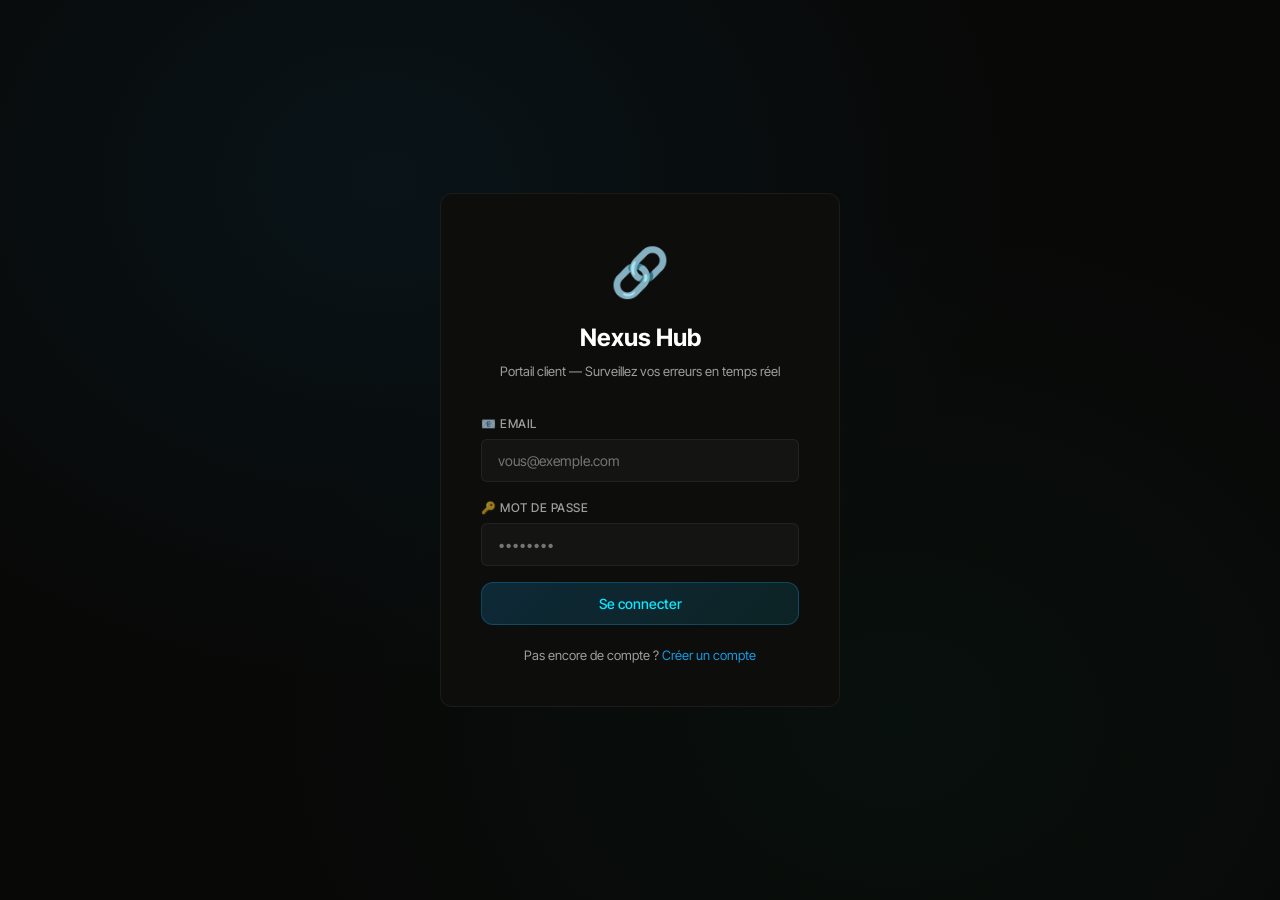
<file: frontend/index.html>
<!DOCTYPE html>
<html lang="fr">
<head>
    <meta charset="UTF-8">
    <meta name="viewport" content="width=device-width, initial-scale=1.0">
    <title>Nexus Hub</title>
    <link rel="stylesheet" href="style.css">
</head>
<body>

<!-- ═══════ LOGIN PAGE ═══════ -->
<div id="login-page" class="login-page">
    <div class="login-box">
        <div class="login-logo">
            <span class="logo-icon">🔗</span>
            <h1>Nexus Hub</h1>
            <p>Portail client — Surveillez vos erreurs en temps réel</p>
        </div>
        <div class="error-msg" id="login-error"></div>
        <div class="success-msg" id="login-success"></div>

        <!-- Login form (default) -->
        <div id="login-form">
            <div class="form-group">
                <label>📧 Email</label>
                <input type="email" id="login-email" placeholder="vous@exemple.com">
            </div>
            <div class="form-group">
                <label>🔑 Mot de passe</label>
                <input type="password" id="login-password" placeholder="••••••••" onkeydown="if(event.key==='Enter') doLogin()">
            </div>
            <button class="btn btn-primary" onclick="doLogin()">Se connecter</button>
            <div class="form-footer">
                Pas encore de compte ? <a onclick="showRegister()">Créer un compte</a>
            </div>
        </div>

        <!-- Register form (hidden) -->
        <div id="register-form" style="display:none">
            <div class="form-group">
                <label>📧 Email</label>
                <input type="email" id="reg-email" placeholder="vous@exemple.com">
            </div>
            <div class="form-group">
                <label>🏷️ Projet</label>
                <input type="text" id="reg-project" placeholder="Mon Projet">
            </div>
            <div class="form-group">
                <label>🔑 Mot de passe (min 6 car.)</label>
                <input type="password" id="reg-password" placeholder="••••••••">
            </div>
            <div class="form-group">
                <label>🔐 Confirmer</label>
                <input type="password" id="reg-confirm" placeholder="••••••••" onkeydown="if(event.key==='Enter') doRegister()">
            </div>
            <button class="btn btn-primary" onclick="doRegister()">Créer mon compte</button>
            <div class="form-footer">
                Déjà inscrit ? <a onclick="showLogin()">Se connecter</a>
            </div>
        </div>
    </div>
</div>

<!-- ═══════ APP (after login) ═══════ -->
<div id="app-page" class="app-page">
    <nav class="sidebar">
        <div class="logo">
            <span class="logo-icon">🔗</span>
            <h2>Nexus Hub</h2>
        </div>
        <div class="nav-items">
            <div class="nav-item active" data-view="dashboard" onclick="switchView('dashboard', this)">
                📊 <span>Dashboard</span>
            </div>
            <div class="nav-item" data-view="captures" onclick="switchView('captures', this)">
                🐛 <span>Captures</span>
            </div>
            <div class="nav-item" data-view="notifications" onclick="switchView('notifications', this)">
                🔔 <span>Notifications</span>
            </div>
            <div class="nav-item" data-view="profile" onclick="switchView('profile', this)">
                👤 <span>Profil</span>
            </div>
        </div>
        <div class="nav-footer">
            <span id="nav-client-email"></span>
            <br>
            <a onclick="doLogout()" style="cursor:pointer;color:var(--text-muted);font-size:11px;">Déconnexion</a>
        </div>
    </nav>

    <main class="main-content">

        <!-- Dashboard View -->
        <div id="view-dashboard" class="view active">
            <div class="view-header">
                <div>
                    <h1>Dashboard</h1>
                    <p id="dashboard-project"></p>
                </div>
                <button class="btn btn-sm btn-primary" onclick="loadDashboard()">🔄</button>
            </div>
            <div class="stats-grid" id="stats-grid">
                <div class="stat-card blue"><div class="stat-value" id="stat-total">—</div><div class="stat-label">Total Captures</div></div>
                <div class="stat-card green"><div class="stat-value" id="stat-resolved">—</div><div class="stat-label">Résolues</div></div>
                <div class="stat-card red"><div class="stat-value" id="stat-open">—</div><div class="stat-label">Ouvertes</div></div>
                <div class="stat-card cyan"><div class="stat-value" id="stat-rate">—</div><div class="stat-label">Taux Résolution</div></div>
            </div>
            <h2 style="font-size:16px;margin-bottom:12px;color:var(--text-secondary);">🕐 Dernières captures</h2>
            <div class="table-wrap" id="recent-captures"></div>
        </div>

        <!-- Captures View -->
        <div id="view-captures" class="view">
            <div class="view-header">
                <h1>🐛 Captures</h1>
                <button class="btn btn-sm btn-primary" onclick="loadCaptures()">🔄</button>
            </div>
            <div class="table-wrap" id="captures-table"></div>
        </div>

        <!-- Notifications View -->
        <div id="view-notifications" class="view">
            <div class="view-header">
                <h1>🔔 Notifications</h1>
            </div>
            <div class="detail-card" style="max-width:500px">
                <h3>📱 Telegram</h3>
                <p style="font-size:13px;color:var(--text-secondary);margin-bottom:12px;">
                    1. Envoyez <code>/start VOTRE_CLIENT_ID</code> au bot <strong>@xaliln8nbot</strong><br>
                    2. Le chat sera lié automatiquement
                </p>
                <div class="form-group">
                    <label>Chat ID Telegram (ou laissez le bot le faire)</label>
                    <input type="text" id="notif-telegram" placeholder="7312364847">
                </div>
                <button class="btn btn-sm btn-primary" onclick="saveNotifications()">💾 Enregistrer</button>
                <div id="notif-status" style="margin-top:8px;font-size:12px;color:var(--text-secondary);"></div>
            </div>
            <div class="detail-card" style="max-width:500px;opacity:0.5">
                <h3>💬 WhatsApp <span class="badge badge-pending">Bientôt</span></h3>
                <p style="font-size:13px;color:var(--text-secondary);">À venir</p>
            </div>
        </div>

        <!-- Profile View -->
        <div id="view-profile" class="view">
            <div class="view-header">
                <h1>👤 Profil</h1>
            </div>
            <div class="detail-card" style="max-width:500px">
                <h3>Informations du compte</h3>
                <div class="meta-grid">
                    <div class="meta-item"><div class="label">Client ID</div><div class="value" id="profile-id">—</div></div>
                    <div class="meta-item"><div class="label">Email</div><div class="value" id="profile-email">—</div></div>
                    <div class="meta-item"><div class="label">Projet</div><div class="value" id="profile-project">—</div></div>
                    <div class="meta-item"><div class="label">Plan</div><div class="value" id="profile-plan">—</div></div>
                    <div class="meta-item"><div class="label">Depuis</div><div class="value" id="profile-created">—</div></div>
                </div>
            </div>
            <div class="detail-card" style="max-width:500px">
                <h3>🔑 Clé API</h3>
                <p style="font-size:12px;color:var(--text-secondary);margin-bottom:8px;">
                    Utilisez cette clé dans votre fichier <code>.env</code> pour watch-py
                </p>
                <div class="api-key-display">
                    <code id="profile-api-key">••••••••</code>
                    <button class="btn btn-sm" onclick="document.getElementById('profile-api-key').textContent!=='••••••••' ? navigator.clipboard?.writeText(document.getElementById('profile-api-key').textContent) : showApiKey()">
                        📋
                    </button>
                    <button class="btn btn-sm" id="show-key-btn" onclick="showApiKey()">👁️</button>
                </div>
            </div>
            <div class="detail-card" style="max-width:500px">
                <h3>⚙️ watch-py .env</h3>
                <pre id="env-example" style="background:var(--bg-card);padding:16px;border-radius:var(--radius-sm);font-size:12px;">Connectez-vous pour voir</pre>
            </div>
        </div>
    </main>
</div>

<!-- ═══════ MODAL ═══════ -->
<div id="modal" class="modal hidden" onclick="if(event.target===this)closeModal()">
    <div class="modal-content">
        <span class="modal-close" onclick="closeModal()">&times;</span>
        <div id="modal-body"></div>
    </div>
</div>

<script src="app.js"></script>
</body>
</html>
</file>
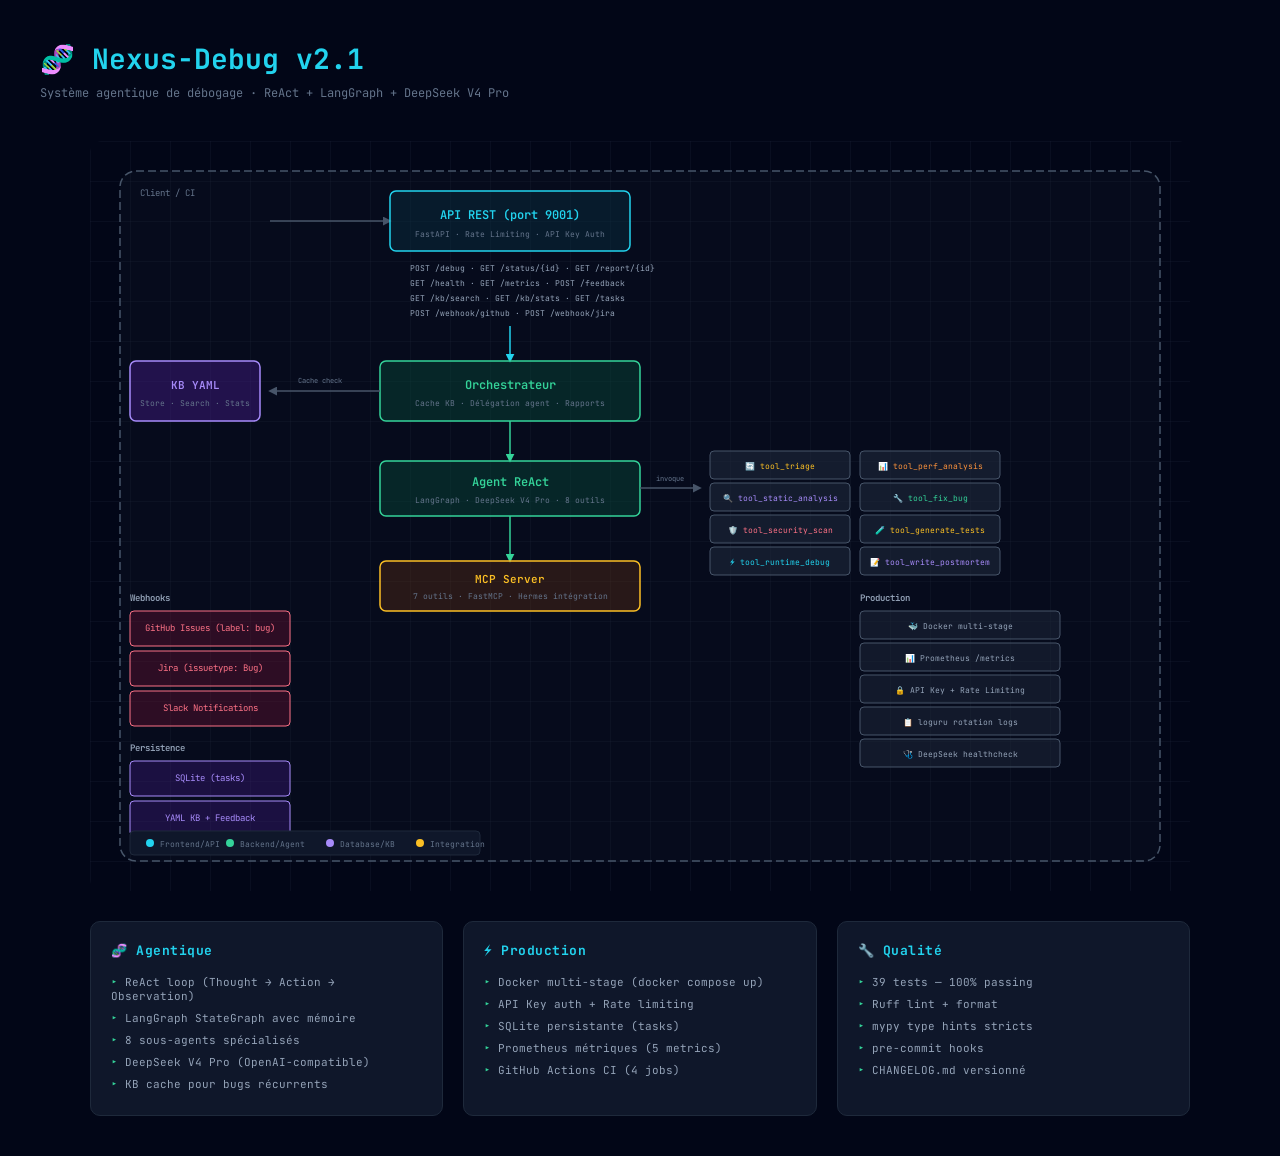
<file: demo/architecture.html>
<!DOCTYPE html>
<html lang="fr">
<head>
<meta charset="UTF-8">
<title>Nexus-Debug v2.1 — Architecture</title>
<style>
  @import url('https://fonts.googleapis.com/css2?family=JetBrains+Mono:wght@400;600;700&display=swap');
  * { margin: 0; padding: 0; box-sizing: border-box; }
  body { background: #020617; color: #cbd5e1; font-family: 'JetBrains Mono', monospace; padding: 40px; }
  h1 { color: #22d3ee; font-size: 28px; margin-bottom: 8px; }
  .subtitle { color: #64748b; font-size: 12px; margin-bottom: 40px; }
  svg { display: block; margin: 0 auto; border-radius: 12px; }
  .cards { display: grid; grid-template-columns: repeat(3, 1fr); gap: 20px; max-width: 1100px; margin: 30px auto 0; }
  .card { background: #0f172a; border: 1px solid #1e293b; border-radius: 10px; padding: 20px; }
  .card h3 { color: #22d3ee; font-size: 13px; margin-bottom: 12px; letter-spacing: 0.5px; }
  .card ul { list-style: none; font-size: 11px; }
  .card li { color: #94a3b8; padding: 4px 0; }
  .card li::before { content: "▸ "; color: #34d399; }
</style>
</head>
<body>
<h1>🧬 Nexus-Debug v2.1</h1>
<p class="subtitle">Système agentique de débogage · ReAct + LangGraph + DeepSeek V4 Pro</p>

<svg xmlns="http://www.w3.org/2000/svg" viewBox="0 0 1100 750" width="1100" height="750">
  <defs>
    <pattern id="grid" width="40" height="40" patternUnits="userSpaceOnUse">
      <path d="M 40 0 L 0 0 0 40" fill="none" stroke="#1e293b" stroke-width="0.5"/>
    </pattern>
    <marker id="arrow" viewBox="0 0 10 10" refX="8" refY="5" markerWidth="6" markerHeight="6" orient="auto">
      <path d="M 0 0 L 10 5 L 0 10 Z" fill="#475569"/>
    </marker>
    <marker id="arrow-cyan" viewBox="0 0 10 10" refX="8" refY="5" markerWidth="6" markerHeight="6" orient="auto">
      <path d="M 0 0 L 10 5 L 0 10 Z" fill="#22d3ee"/>
    </marker>
    <marker id="arrow-green" viewBox="0 0 10 10" refX="8" refY="5" markerWidth="6" markerHeight="6" orient="auto">
      <path d="M 0 0 L 10 5 L 0 10 Z" fill="#34d399"/>
    </marker>
  </defs>

  <!-- Grid Background -->
  <rect width="1100" height="750" fill="url(#grid)"/>

  <!-- Zone: External World -->
  <rect x="30" y="30" width="1040" height="690" rx="16" fill="rgba(30,41,59,0.15)" stroke="#475569" stroke-width="1.5" stroke-dasharray="8,4"/>
  <text x="50" y="55" fill="#64748b" font-size="9" font-weight="400">Client / CI</text>

  <!-- Arrows: External → API -->
  <line x1="180" y1="80" x2="300" y2="80" stroke="#475569" stroke-width="1.5" marker-end="url(#arrow)"/>

  <!-- Box: API REST -->
  <rect x="300" y="50" width="240" height="60" rx="6" fill="rgba(8,51,68,0.4)" stroke="#22d3ee" stroke-width="1.5"/>
  <text x="420" y="78" text-anchor="middle" fill="#22d3ee" font-size="12" font-weight="600">API REST (port 9001)</text>
  <text x="420" y="96" text-anchor="middle" fill="#64748b" font-size="8">FastAPI · Rate Limiting · API Key Auth</text>

  <!-- Features under API -->
  <text x="320" y="130" fill="#94a3b8" font-size="8">POST /debug · GET /status/{id} · GET /report/{id}</text>
  <text x="320" y="145" fill="#94a3b8" font-size="8">GET /health · GET /metrics · POST /feedback</text>
  <text x="320" y="160" fill="#94a3b8" font-size="8">GET /kb/search · GET /kb/stats · GET /tasks</text>
  <text x="320" y="175" fill="#94a3b8" font-size="8">POST /webhook/github · POST /webhook/jira</text>

  <!-- Arrow: API → Orchestrator -->
  <line x1="420" y1="185" x2="420" y2="220" stroke="#22d3ee" stroke-width="1.5" marker-end="url(#arrow-cyan)"/>

  <!-- Box: Orchestrator -->
  <rect x="290" y="220" width="260" height="60" rx="6" fill="rgba(6,78,59,0.4)" stroke="#34d399" stroke-width="1.5"/>
  <text x="420" y="248" text-anchor="middle" fill="#34d399" font-size="12" font-weight="600">Orchestrateur</text>
  <text x="420" y="265" text-anchor="middle" fill="#64748b" font-size="8">Cache KB · Délégation agent · Rapports</text>

  <!-- Arrow: Orchestrator → KB -->
  <line x1="290" y1="250" x2="180" y2="250" stroke="#475569" stroke-width="1.5" marker-end="url(#arrow)"/>
  <text x="230" y="242" fill="#64748b" font-size="7" text-anchor="middle">Cache check</text>

  <!-- Box: KB -->
  <rect x="40" y="220" width="130" height="60" rx="6" fill="rgba(76,29,149,0.4)" stroke="#a78bfa" stroke-width="1.5"/>
  <text x="105" y="248" text-anchor="middle" fill="#a78bfa" font-size="11" font-weight="600">KB YAML</text>
  <text x="105" y="265" text-anchor="middle" fill="#64748b" font-size="8">Store · Search · Stats</text>

  <!-- Arrow: Orchestrator → Agent -->
  <line x1="420" y1="280" x2="420" y2="320" stroke="#34d399" stroke-width="1.5" marker-end="url(#arrow-green)"/>

  <!-- Agent Box -->
  <rect x="290" y="320" width="260" height="55" rx="6" fill="rgba(6,78,59,0.4)" stroke="#34d399" stroke-width="1.5"/>
  <text x="420" y="345" text-anchor="middle" fill="#34d399" font-size="12" font-weight="600">Agent ReAct</text>
  <text x="420" y="362" text-anchor="middle" fill="#64748b" font-size="8">LangGraph · DeepSeek V4 Pro · 8 outils</text>

  <!-- Arrow: Agent → Tools -->
  <line x1="550" y1="347" x2="610" y2="347" stroke="#475569" stroke-width="1.5" marker-end="url(#arrow)"/>
  <text x="580" y="340" fill="#64748b" font-size="7" text-anchor="middle">invoque</text>

  <!-- 8 Tools -->
  <g font-size="8" fill="#94a3b8">
    <rect x="620" y="310" width="140" height="28" rx="4" fill="rgba(30,41,59,0.6)" stroke="#475569" stroke-width="1"/>
    <text x="690" y="328" text-anchor="middle" fill="#fbbf24">🔄 tool_triage</text>
    <rect x="620" y="342" width="140" height="28" rx="4" fill="rgba(30,41,59,0.6)" stroke="#475569" stroke-width="1"/>
    <text x="690" y="360" text-anchor="middle" fill="#a78bfa">🔍 tool_static_analysis</text>
    <rect x="620" y="374" width="140" height="28" rx="4" fill="rgba(30,41,59,0.6)" stroke="#475569" stroke-width="1"/>
    <text x="690" y="392" text-anchor="middle" fill="#fb7185">🛡️ tool_security_scan</text>
    <rect x="620" y="406" width="140" height="28" rx="4" fill="rgba(30,41,59,0.6)" stroke="#475569" stroke-width="1"/>
    <text x="690" y="424" text-anchor="middle" fill="#22d3ee">⚡ tool_runtime_debug</text>
    <rect x="770" y="310" width="140" height="28" rx="4" fill="rgba(30,41,59,0.6)" stroke="#475569" stroke-width="1"/>
    <text x="840" y="328" text-anchor="middle" fill="#fb923c">📊 tool_perf_analysis</text>
    <rect x="770" y="342" width="140" height="28" rx="4" fill="rgba(30,41,59,0.6)" stroke="#475569" stroke-width="1"/>
    <text x="840" y="360" text-anchor="middle" fill="#34d399">🔧 tool_fix_bug</text>
    <rect x="770" y="374" width="140" height="28" rx="4" fill="rgba(30,41,59,0.6)" stroke="#475569" stroke-width="1"/>
    <text x="840" y="392" text-anchor="middle" fill="#fbbf24">🧪 tool_generate_tests</text>
    <rect x="770" y="406" width="140" height="28" rx="4" fill="rgba(30,41,59,0.6)" stroke="#475569" stroke-width="1"/>
    <text x="840" y="424" text-anchor="middle" fill="#a78bfa">📝 tool_write_postmortem</text>
  </g>

  <!-- Arrow: Agent → MCP -->
  <line x1="420" y1="375" x2="420" y2="420" stroke="#34d399" stroke-width="1.5" marker-end="url(#arrow-green)"/>

  <!-- Box: MCP -->
  <rect x="290" y="420" width="260" height="50" rx="6" fill="rgba(120,53,15,0.3)" stroke="#fbbf24" stroke-width="1.5"/>
  <text x="420" y="442" text-anchor="middle" fill="#fbbf24" font-size="11" font-weight="600">MCP Server</text>
  <text x="420" y="458" text-anchor="middle" fill="#64748b" font-size="8">7 outils · FastMCP · Hermes intégration</text>

  <!-- Webhooks zone -->
  <g transform="translate(40, 460)">
    <text x="0" y="0" fill="#94a3b8" font-size="9" font-weight="600">Webhooks</text>
    <rect x="0" y="10" width="160" height="35" rx="4" fill="rgba(136,19,55,0.3)" stroke="#fb7185" stroke-width="1"/>
    <text x="80" y="30" text-anchor="middle" fill="#fb7185" font-size="9">GitHub Issues (label: bug)</text>
    <rect x="0" y="50" width="160" height="35" rx="4" fill="rgba(136,19,55,0.3)" stroke="#fb7185" stroke-width="1"/>
    <text x="80" y="70" text-anchor="middle" fill="#fb7185" font-size="9">Jira (issuetype: Bug)</text>
    <rect x="0" y="90" width="160" height="35" rx="4" fill="rgba(136,19,55,0.3)" stroke="#fb7185" stroke-width="1"/>
    <text x="80" y="110" text-anchor="middle" fill="#fb7185" font-size="9">Slack Notifications</text>
  </g>

  <!-- Notifications -->
  <g transform="translate(40, 610)">
    <text x="0" y="0" fill="#94a3b8" font-size="9" font-weight="600">Persistence</text>
    <rect x="0" y="10" width="160" height="35" rx="4" fill="rgba(76,29,149,0.3)" stroke="#a78bfa" stroke-width="1"/>
    <text x="80" y="30" text-anchor="middle" fill="#a78bfa" font-size="9">SQLite (tasks)</text>
    <rect x="0" y="50" width="160" height="35" rx="4" fill="rgba(76,29,149,0.3)" stroke="#a78bfa" stroke-width="1"/>
    <text x="80" y="70" text-anchor="middle" fill="#a78bfa" font-size="9">YAML KB + Feedback</text>
  </g>

  <!-- Production -->
  <g transform="translate(770, 460)">
    <text x="0" y="0" fill="#94a3b8" font-size="9" font-weight="600">Production</text>
    <rect x="0" y="10" width="200" height="28" rx="4" fill="rgba(30,41,59,0.5)" stroke="#475569" stroke-width="1"/>
    <text x="100" y="28" text-anchor="middle" fill="#94a3b8" font-size="8">🐳 Docker multi-stage</text>
    <rect x="0" y="42" width="200" height="28" rx="4" fill="rgba(30,41,59,0.5)" stroke="#475569" stroke-width="1"/>
    <text x="100" y="60" text-anchor="middle" fill="#94a3b8" font-size="8">📊 Prometheus /metrics</text>
    <rect x="0" y="74" width="200" height="28" rx="4" fill="rgba(30,41,59,0.5)" stroke="#475569" stroke-width="1"/>
    <text x="100" y="92" text-anchor="middle" fill="#94a3b8" font-size="8">🔒 API Key + Rate Limiting</text>
    <rect x="0" y="106" width="200" height="28" rx="4" fill="rgba(30,41,59,0.5)" stroke="#475569" stroke-width="1"/>
    <text x="100" y="124" text-anchor="middle" fill="#94a3b8" font-size="8">📋 loguru rotation logs</text>
    <rect x="0" y="138" width="200" height="28" rx="4" fill="rgba(30,41,59,0.5)" stroke="#475569" stroke-width="1"/>
    <text x="100" y="156" text-anchor="middle" fill="#94a3b8" font-size="8">🩺 DeepSeek healthcheck</text>
  </g>

  <!-- Legend -->
  <rect x="40" y="690" width="350" height="24" rx="4" fill="#0f172a" stroke="#1e293b" stroke-width="1"/>
  <circle cx="60" cy="702" r="4" fill="#22d3ee"/>
  <text x="70" y="706" fill="#64748b" font-size="8">Frontend/API</text>
  <circle cx="140" cy="702" r="4" fill="#34d399"/>
  <text x="150" y="706" fill="#64748b" font-size="8">Backend/Agent</text>
  <circle cx="240" cy="702" r="4" fill="#a78bfa"/>
  <text x="250" y="706" fill="#64748b" font-size="8">Database/KB</text>
  <circle cx="330" cy="702" r="4" fill="#fbbf24"/>
  <text x="340" y="706" fill="#64748b" font-size="8">Integration</text>
</svg>

<div class="cards">
  <div class="card">
    <h3>🧬 Agentique</h3>
    <ul>
      <li>ReAct loop (Thought → Action → Observation)</li>
      <li>LangGraph StateGraph avec mémoire</li>
      <li>8 sous-agents spécialisés</li>
      <li>DeepSeek V4 Pro (OpenAI-compatible)</li>
      <li>KB cache pour bugs récurrents</li>
    </ul>
  </div>
  <div class="card">
    <h3>⚡ Production</h3>
    <ul>
      <li>Docker multi-stage (docker compose up)</li>
      <li>API Key auth + Rate limiting</li>
      <li>SQLite persistante (tasks)</li>
      <li>Prometheus métriques (5 metrics)</li>
      <li>GitHub Actions CI (4 jobs)</li>
    </ul>
  </div>
  <div class="card">
    <h3>🔧 Qualité</h3>
    <ul>
      <li>39 tests — 100% passing</li>
      <li>Ruff lint + format</li>
      <li>mypy type hints stricts</li>
      <li>pre-commit hooks</li>
      <li>CHANGELOG.md versionné</li>
    </ul>
  </div>
</div>

</body>
</html>
</file>
<file: frontend/style.css>
/* Nexus Hub Dashboard — Dark Theme Client Portal */
@import url('https://fonts.googleapis.com/css2?family=Inter+Tight:wght@300;400;500;600;700;800&display=swap');

:root {
    --bg-primary: #080807;
    --bg-secondary: #0d0d0c;
    --bg-card: rgba(255, 255, 255, 0.03);
    --bg-card-hover: rgba(255, 255, 255, 0.06);
    --text-primary: #ffffff;
    --text-secondary: rgba(255, 255, 255, 0.6);
    --text-muted: rgba(255, 255, 255, 0.3);
    --accent-blue: #139ce5;
    --accent-cyan: #0de7ff;
    --accent-warm: #ffd9ad;
    --accent-gradient: conic-gradient(#139ce5, #0de7ff, #0b5740, #ffd9ad, #139ce5);
    --border: rgba(255, 255, 255, 0.06);
    --radius: 12px;
    --radius-sm: 6px;
    --font: 'Inter Tight', -apple-system, BlinkMacSystemFont, sans-serif;
    --transition: all 0.4s cubic-bezier(0.4, 0, 0.2, 1);
}
* { margin: 0; padding: 0; box-sizing: border-box; }
body {
    font-family: var(--font);
    background: var(--bg-primary);
    color: var(--text-primary);
    min-height: 100vh;
    line-height: 1.6;
    -webkit-font-smoothing: antialiased;
}
a { color: var(--accent-blue); text-decoration: none; }
a:hover { color: var(--accent-cyan); }

/* ═══ LOGIN SCREEN ═══ */
.login-page {
    min-height: 100vh;
    display: flex;
    align-items: center;
    justify-content: center;
    background: radial-gradient(ellipse at 30% 20%, rgba(19,156,229,0.08) 0%, transparent 50%),
                radial-gradient(ellipse at 70% 80%, rgba(11,87,64,0.1) 0%, transparent 50%),
                var(--bg-primary);
}
.login-box {
    width: 400px;
    background: var(--bg-secondary);
    border: 1px solid var(--border);
    border-radius: var(--radius);
    padding: 40px;
    animation: fadeUp 0.6s ease forwards;
}
.login-logo {
    text-align: center;
    margin-bottom: 32px;
}
.login-logo .logo-icon {
    font-size: 48px;
    display: block;
    margin-bottom: 8px;
}
.login-logo h1 {
    font-size: 24px;
    font-weight: 700;
}
.login-logo p {
    color: var(--text-secondary);
    font-size: 13px;
    margin-top: 4px;
}
.form-group {
    margin-bottom: 16px;
}
.form-group label {
    display: block;
    font-size: 12px;
    color: var(--text-secondary);
    margin-bottom: 6px;
    font-weight: 500;
    text-transform: uppercase;
    letter-spacing: 0.5px;
}
.form-group input {
    width: 100%;
    padding: 12px 16px;
    background: var(--bg-card);
    border: 1px solid var(--border);
    border-radius: var(--radius-sm);
    color: var(--text-primary);
    font-size: 14px;
    font-family: var(--font);
    outline: none;
    transition: var(--transition);
}
.form-group input:focus {
    border-color: var(--accent-blue);
    box-shadow: 0 0 0 3px rgba(19,156,229,0.1);
}
.btn {
    display: inline-flex;
    align-items: center;
    gap: 8px;
    padding: 12px 24px;
    border: 1px solid var(--border);
    border-radius: var(--radius);
    background: var(--bg-card);
    color: var(--text-primary);
    cursor: pointer;
    font-size: 14px;
    font-weight: 500;
    font-family: var(--font);
    transition: var(--transition);
}
.btn:hover {
    background: var(--bg-card-hover);
    transform: translateY(-1px);
}
.btn-primary {
    background: linear-gradient(135deg, rgba(19,156,229,0.2), rgba(13,231,255,0.1));
    border-color: rgba(19,156,229,0.3);
    color: var(--accent-cyan);
    width: 100%;
    justify-content: center;
}
.btn-primary:hover {
    background: linear-gradient(135deg, rgba(19,156,229,0.3), rgba(13,231,255,0.2));
    border-color: var(--accent-cyan);
    box-shadow: 0 4px 20px rgba(13,231,255,0.15);
}
.btn-danger {
    background: rgba(255,68,68,0.15);
    border-color: rgba(255,68,68,0.3);
    color: #ff6666;
}
.btn-sm { padding: 8px 16px; font-size: 12px; }
.form-footer {
    text-align: center;
    margin-top: 20px;
    font-size: 13px;
    color: var(--text-secondary);
}
.form-footer a { cursor: pointer; }
.error-msg {
    background: rgba(255,68,68,0.1);
    border: 1px solid rgba(255,68,68,0.2);
    color: #ff6666;
    padding: 10px 16px;
    border-radius: var(--radius-sm);
    font-size: 13px;
    margin-bottom: 16px;
    display: none;
}
.success-msg {
    background: rgba(11,87,64,0.2);
    border: 1px solid rgba(11,87,64,0.3);
    color: #6bc9a0;
    padding: 10px 16px;
    border-radius: var(--radius-sm);
    font-size: 13px;
    margin-bottom: 16px;
    display: none;
}

/* ═══ APP LAYOUT ═══ */
.app-page { display: none; }
.app-page.active { display: flex; min-height: 100vh; }
.sidebar {
    width: 260px;
    background: var(--bg-secondary);
    border-right: 1px solid var(--border);
    display: flex;
    flex-direction: column;
    padding: 24px 0;
    flex-shrink: 0;
}
.sidebar .logo {
    padding: 0 24px 24px;
    display: flex;
    align-items: center;
    gap: 12px;
    border-bottom: 1px solid var(--border);
    margin-bottom: 16px;
}
.sidebar .logo .logo-icon { font-size: 24px; }
.sidebar .logo h2 { font-size: 16px; font-weight: 700; }
.nav-items { flex: 1; display: flex; flex-direction: column; gap: 2px; padding: 0 12px; }
.nav-item {
    padding: 12px 16px;
    color: var(--text-secondary);
    font-size: 14px;
    font-weight: 500;
    cursor: pointer;
    border-radius: var(--radius-sm);
    transition: var(--transition);
    display: flex;
    align-items: center;
    gap: 10px;
}
.nav-item:hover { background: var(--bg-card); color: var(--text-primary); }
.nav-item.active {
    background: rgba(19,156,229,0.08);
    color: var(--accent-blue);
    border-left: 2px solid var(--accent-blue);
}
.nav-footer {
    padding: 20px 24px;
    border-top: 1px solid var(--border);
    font-size: 12px;
    color: var(--text-muted);
}
.main-content {
    flex: 1;
    padding: 32px 40px;
    overflow-y: auto;
    max-height: 100vh;
    background: radial-gradient(ellipse at 20% 0%, rgba(19,156,229,0.05) 0%, transparent 50%),
                radial-gradient(ellipse at 80% 100%, rgba(11,87,64,0.08) 0%, transparent 50%),
                var(--bg-primary);
}

/* ═══ VIEWS ═══ */
.view { display: none; }
.view.active { display: block; animation: fadeUp 0.4s ease forwards; }
.view-header {
    display: flex;
    justify-content: space-between;
    align-items: center;
    margin-bottom: 24px;
}
.view-header h1 { font-size: 24px; font-weight: 700; letter-spacing: -0.5px; }
.view-header p { color: var(--text-secondary); font-size: 13px; }

/* ═══ STATS ═══ */
.stats-grid {
    display: grid;
    grid-template-columns: repeat(auto-fit, minmax(200px, 1fr));
    gap: 16px;
    margin-bottom: 32px;
}
.stat-card {
    background: var(--bg-card);
    border: 1px solid var(--border);
    border-radius: var(--radius);
    padding: 24px;
    text-align: center;
    transition: var(--transition);
}
.stat-card:hover {
    transform: translateY(-2px);
    border-color: rgba(19,156,229,0.2);
    box-shadow: 0 8px 32px rgba(0,0,0,0.3);
}
.stat-value { font-size: 32px; font-weight: 700; line-height: 1.2; }
.stat-label { font-size: 11px; color: var(--text-secondary); margin-top: 4px; text-transform: uppercase; letter-spacing: 1px; font-weight: 500; }
.stat-card.blue .stat-value { color: var(--accent-blue); }
.stat-card.cyan .stat-value { color: var(--accent-cyan); }
.stat-card.green .stat-value { color: #6bc9a0; }
.stat-card.red .stat-value { color: #ff6666; }

/* ═══ TABLE ═══ */
.table-wrap {
    background: var(--bg-card);
    border: 1px solid var(--border);
    border-radius: var(--radius);
    overflow: hidden;
}
.table { width: 100%; border-collapse: collapse; font-size: 13px; }
.table th {
    text-align: left;
    padding: 12px 16px;
    color: var(--text-muted);
    font-weight: 600;
    font-size: 11px;
    text-transform: uppercase;
    letter-spacing: 1px;
    border-bottom: 1px solid var(--border);
}
.table td {
    padding: 12px 16px;
    color: var(--text-secondary);
    border-bottom: 1px solid var(--border);
    transition: var(--transition);
}
.table tr:hover { background: var(--bg-card-hover); cursor: pointer; }
.table tr:hover td { color: var(--text-primary); }
.empty-state {
    padding: 48px;
    text-align: center;
    color: var(--text-muted);
}

/* ═══ BADGES ═══ */
.badge {
    display: inline-block;
    padding: 3px 10px;
    border-radius: 20px;
    font-size: 10px;
    font-weight: 600;
    text-transform: uppercase;
    letter-spacing: 0.5px;
}
.badge-error { background: rgba(255,68,68,0.15); color: #ff6666; border: 1px solid rgba(255,68,68,0.2); }
.badge-warning { background: rgba(255,217,173,0.1); color: var(--accent-warm); border: 1px solid rgba(255,217,173,0.2); }
.badge-info { background: rgba(19,156,229,0.1); color: var(--accent-blue); border: 1px solid rgba(19,156,229,0.2); }
.badge-success { background: rgba(11,87,64,0.2); color: #6bc9a0; border: 1px solid rgba(11,87,64,0.3); }
.badge-resolved { background: rgba(11,87,64,0.2); color: #6bc9a0; border: 1px solid rgba(11,87,64,0.3); }
.badge-pending { background: rgba(255,217,173,0.1); color: var(--accent-warm); border: 1px solid rgba(255,217,173,0.2); }
.badge-fixed { background: rgba(13,231,255,0.08); color: var(--accent-cyan); border: 1px solid rgba(13,231,255,0.2); }

/* ═══ CAPTURE DETAIL ═══ */
.detail-card {
    background: var(--bg-card);
    border: 1px solid var(--border);
    border-radius: var(--radius);
    padding: 24px;
    margin-bottom: 16px;
}
.detail-card h3 {
    font-size: 13px;
    color: var(--accent-blue);
    font-weight: 600;
    margin-bottom: 12px;
    text-transform: uppercase;
    letter-spacing: 0.5px;
}
.detail-card pre {
    font-size: 12px;
    color: var(--text-secondary);
    overflow-x: auto;
    white-space: pre-wrap;
    font-family: 'SF Mono', 'Fira Code', monospace;
    line-height: 1.5;
}
.meta-grid {
    display: grid;
    grid-template-columns: repeat(auto-fit, minmax(180px, 1fr));
    gap: 8px;
    margin: 16px 0;
}
.meta-item {}
.meta-item .label { font-size: 10px; color: var(--text-muted); text-transform: uppercase; letter-spacing: 0.5px; }
.meta-item .value { font-size: 13px; color: var(--text-secondary); }
.api-key-display {
    background: var(--bg-card);
    border: 1px solid var(--border);
    border-radius: var(--radius-sm);
    padding: 12px 16px;
    font-family: 'SF Mono', monospace;
    font-size: 12px;
    color: var(--accent-warm);
    display: flex;
    align-items: center;
    gap: 12px;
}
.api-key-display code { flex: 1; word-break: break-all; }
.api-key-display .btn { flex-shrink: 0; }

/* ═══ SETTINGS PANEL ═══ */
.settings-form { max-width: 500px; }
.settings-form .form-group { margin-bottom: 20px; }
.settings-form .form-group label { display: flex; align-items: center; gap: 8px; }

/* ═══ MODAL ═══ */
.modal {
    position: fixed;
    top: 0; left: 0; width: 100%; height: 100%;
    background: rgba(8,8,7,0.8);
    backdrop-filter: blur(20px);
    display: flex;
    justify-content: center;
    align-items: center;
    z-index: 1000;
}
.modal.hidden { display: none; }
.modal-content {
    background: var(--bg-secondary);
    border: 1px solid var(--border);
    border-radius: var(--radius);
    padding: 32px;
    max-width: 800px;
    width: 90%;
    max-height: 85vh;
    overflow-y: auto;
    animation: scaleIn 0.25s ease forwards;
}
.modal-close {
    float: right;
    font-size: 24px;
    cursor: pointer;
    color: var(--text-muted);
    transition: var(--transition);
}
.modal-close:hover { color: var(--text-primary); }

/* ═══ ANIMATIONS ═══ */
@keyframes fadeUp {
    from { opacity: 0; transform: translateY(16px); }
    to { opacity: 1; transform: translateY(0); }
}
@keyframes scaleIn {
    from { opacity: 0; transform: scale(0.95); }
    to { opacity: 1; transform: scale(1); }
}

/* ═══ RESPONSIVE ═══ */
@media (max-width: 768px) {
    .sidebar { width: 60px; }
    .sidebar .logo h2, .nav-item span, .nav-footer { display: none; }
    .nav-item { padding: 12px; justify-content: center; font-size: 18px; }
    .main-content { padding: 16px; }
    .stats-grid { grid-template-columns: 1fr 1fr; }
}

/* ═══ SCROLLBAR ═══ */
::-webkit-scrollbar { width: 6px; }
::-webkit-scrollbar-track { background: transparent; }
::-webkit-scrollbar-thumb { background: rgba(255,255,255,0.08); border-radius: 3px; }
</file>
